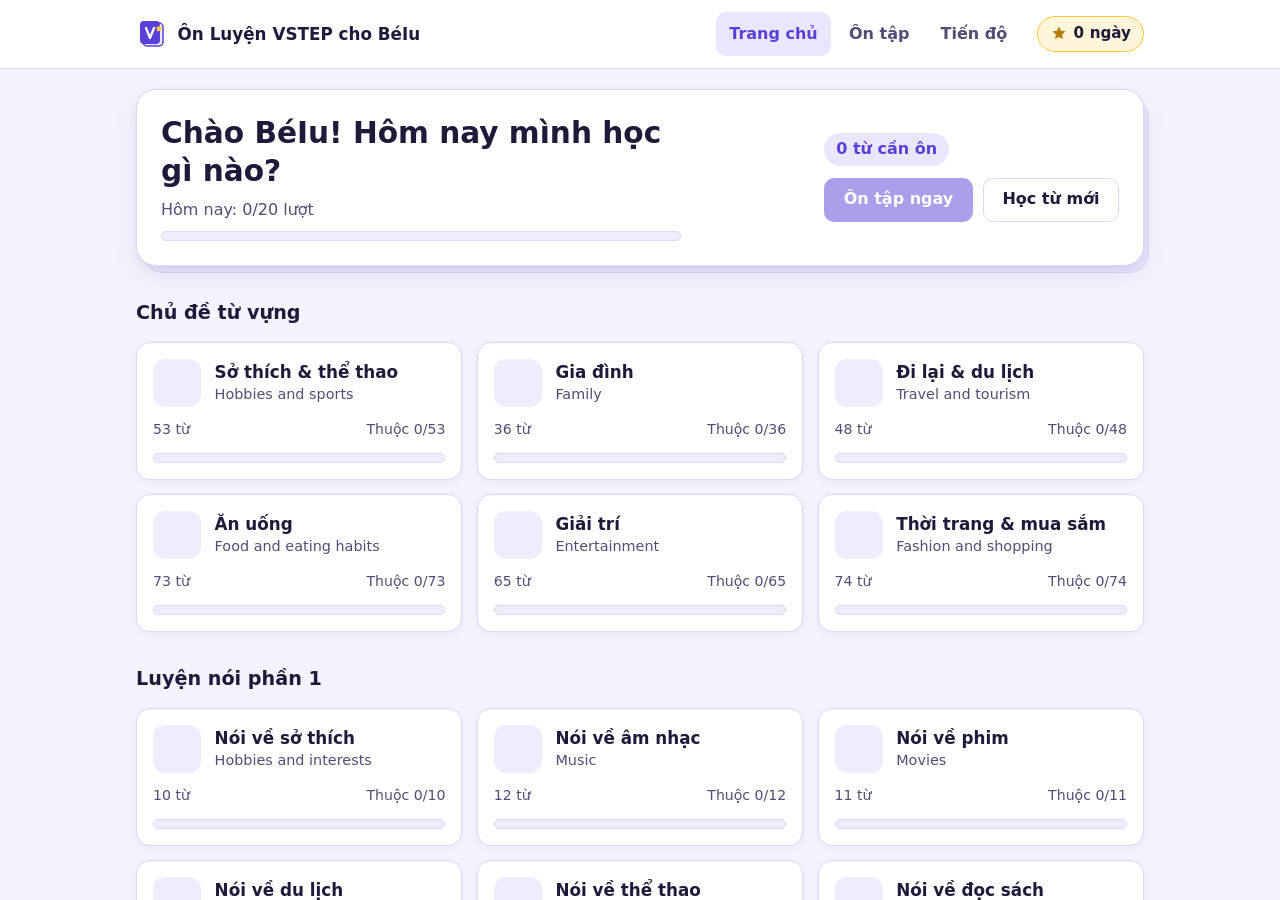
<file: index.html>
<!DOCTYPE html>
<html lang="vi">
<head>
  <meta charset="UTF-8">
  <meta name="viewport" content="width=device-width, initial-scale=1.0">
  <title>Ôn Luyện VSTEP cho BéIu</title>
  <meta http-equiv="refresh" content="0; url=web/">
  <link rel="icon" href="web/assets/favicon.svg">
</head>
<body>
  <p>Đang mở <a href="web/">Ôn Luyện VSTEP cho BéIu</a>…</p>
</body>
</html>
</file>
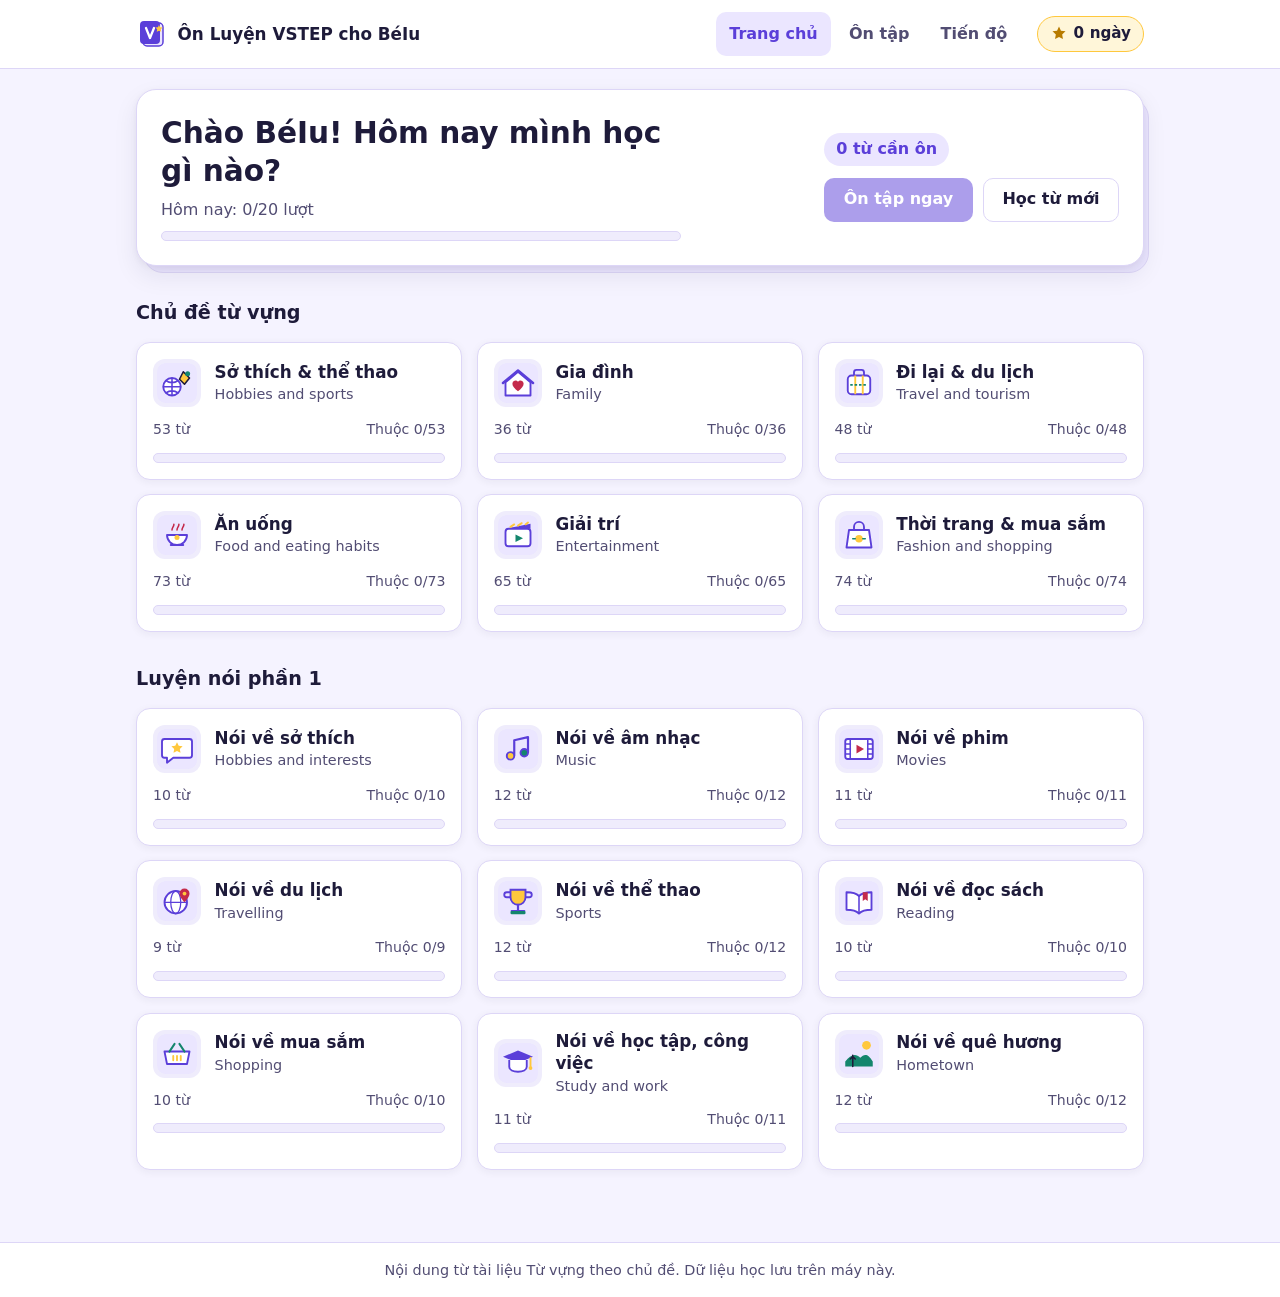
<file: web/index.html>
<!doctype html>
<html lang="vi">
<head>
  <meta charset="utf-8">
  <meta name="viewport" content="width=device-width, initial-scale=1">
  <title>Ôn Luyện VSTEP cho BéIu</title>
  <link rel="icon" href="assets/favicon.svg">
  <link rel="stylesheet" href="style.css">
  <script src="js/data.js" defer></script>
  <script src="js/srs.js" defer></script>
  <script src="js/quiz.js" defer></script>
  <script src="js/store.js" defer></script>
  <script src="js/app.js" defer></script>
</head>
<body>
  <a class="skip-link" href="#view">Bỏ qua đến nội dung chính</a>

  <header class="site-header">
    <div class="header-inner">
      <a class="brand" href="#/">
        <img class="brand-mark" src="assets/favicon.svg" alt="" width="32" height="32">
        <span class="brand-title">Ôn Luyện VSTEP cho BéIu</span>
      </a>

      <nav class="site-nav" aria-label="Điều hướng chính">
        <a href="#/" data-nav="home">Trang chủ</a>
        <a href="#/on-tap" data-nav="review">Ôn tập</a>
        <a href="#/tien-do" data-nav="progress">Tiến độ</a>
      </nav>

      <div class="streak-pill" title="Chuỗi ngày học liên tiếp">
        <svg class="streak-icon" viewBox="0 0 24 24" width="18" height="18" aria-hidden="true">
          <path fill="currentColor" d="M12 2l2.6 5.6 6.1.8-4.5 4.3 1.1 6.1L12 15.9l-5.3 2.9 1.1-6.1-4.5-4.3 6.1-.8z"/>
        </svg>
        <span id="streak-count">0</span>
        <span class="streak-label">ngày</span>
      </div>
    </div>
  </header>

  <main id="view" tabindex="-1"></main>

  <div id="toast" class="toast" role="status" hidden></div>
  <div id="sr-live" class="sr-only" aria-live="polite"></div>

  <footer class="site-footer">
    <p>Nội dung từ tài liệu Từ vựng theo chủ đề. Dữ liệu học lưu trên máy này.</p>
  </footer>

  <template id="tpl-home">
    <section class="page home-page">
      <div class="hero-deck">
        <div class="hero-main">
          <h1 class="hero-title" data-field="greeting"></h1>
          <p class="hero-goal" data-field="goal-text"></p>
          <div class="meter" data-field="goal-meter" role="progressbar" aria-valuemin="0" aria-valuemax="100" aria-valuenow="0"><span class="meter-fill" data-fill></span></div>
        </div>
        <div class="hero-actions">
          <p class="due-badge" data-field="due-count"></p>
          <div class="button-row">
            <button type="button" class="btn btn-primary" data-action="start-review">Ôn tập ngay</button>
            <button type="button" class="btn btn-secondary" data-action="start-new">Học từ mới</button>
          </div>
        </div>
      </div>

      <section class="home-section">
        <h2 class="section-title">Chủ đề từ vựng</h2>
        <ul class="topic-grid" data-field="topic-list"></ul>
      </section>

      <section class="home-section">
        <h2 class="section-title">Luyện nói phần 1</h2>
        <ul class="topic-grid" data-field="speaking-list"></ul>
      </section>
    </section>
  </template>

  <template id="tpl-topic-card">
    <li class="topic-card">
      <a class="topic-link" data-field="link" href="#/">
        <div class="topic-head">
          <img class="topic-icon" data-field="icon" alt="" width="48" height="48">
          <div class="topic-titles">
            <strong class="topic-vi" data-field="title-vi"></strong>
            <span class="topic-en" data-field="title-en" lang="en"></span>
          </div>
        </div>
        <div class="topic-meta">
          <span class="topic-count" data-field="count"></span>
          <span class="topic-mastery" data-field="mastery-text"></span>
        </div>
        <div class="meter" data-field="mastery-meter" role="progressbar" aria-valuemin="0" aria-valuemax="100" aria-valuenow="0"><span class="meter-fill" data-fill></span></div>
      </a>
    </li>
  </template>

  <template id="tpl-topic">
    <section class="page topic-page">
      <a class="back-link" href="#/" data-field="back">← Về trang chủ</a>

      <header class="topic-banner">
        <h1 class="page-title" data-field="title-vi"></h1>
        <p class="page-subtitle" data-field="title-en" lang="en"></p>
        <p class="topic-stats" data-field="stats"></p>
      </header>

      <div class="mode-panel">
        <button type="button" class="btn btn-primary btn-smart" data-action="start-smart">Học thông minh</button>
        <div class="mode-grid" role="group" aria-label="Chọn chế độ học">
          <button type="button" class="btn btn-mode" data-mode="the">Thẻ ghi nhớ</button>
          <button type="button" class="btn btn-mode" data-mode="trac-nghiem">Trắc nghiệm</button>
          <button type="button" class="btn btn-mode" data-mode="nghe">Nghe chọn nghĩa</button>
          <button type="button" class="btn btn-mode" data-mode="go-tu">Gõ từ</button>
          <button type="button" class="btn btn-mode" data-mode="ghep-cap">Ghép cặp</button>
        </div>
      </div>

      <section class="topic-section">
        <h2 class="section-title">Danh sách từ vựng</h2>
        <ul class="word-list" data-field="word-list"></ul>
      </section>

      <section class="topic-section">
        <h2 class="section-title">Mẫu câu gợi ý</h2>
        <ul class="structure-list" data-field="structure-list"></ul>
      </section>
    </section>
  </template>

  <template id="tpl-word-row">
    <li class="word-row">
      <div class="word-main">
        <span class="word-en" data-field="en" lang="en"></span>
        <span class="word-vi" data-field="vi"></span>
        <span class="word-note" data-field="note"></span>
      </div>
      <div class="word-actions">
        <span class="box-tag" data-field="box"></span>
        <button type="button" class="btn-icon" data-action="speak" aria-label="Nghe phát âm">
          <svg viewBox="0 0 24 24" width="20" height="20" aria-hidden="true">
            <path fill="currentColor" d="M3 9v6h4l5 5V4L7 9H3zm13.5 3a4.5 4.5 0 0 0-2.5-4.03v8.05A4.49 4.49 0 0 0 16.5 12zm-2.5-8.77v2.06a7 7 0 0 1 0 13.42v2.06a9 9 0 0 0 0-17.54z"/>
          </svg>
        </button>
      </div>
    </li>
  </template>

  <template id="tpl-structure-row">
    <li class="structure-row">
      <p class="structure-en" data-field="en" lang="en"></p>
      <p class="structure-vi" data-field="vi"></p>
    </li>
  </template>

  <template id="tpl-session">
    <section class="page session-page">
      <header class="session-header">
        <div class="session-top">
          <h1 class="session-title" data-field="title"></h1>
          <button type="button" class="btn btn-ghost" data-action="quit">Thoát</button>
        </div>
        <div class="session-progress-row">
          <span class="progress-text" data-field="progress-text"></span>
        </div>
        <div class="meter" data-field="progress-meter" role="progressbar" aria-valuemin="0" aria-valuemax="100" aria-valuenow="0"><span class="meter-fill" data-fill></span></div>
      </header>

      <div class="session-stage" data-field="stage"></div>

      <div class="session-footer">
        <p class="session-feedback" data-field="feedback"></p>
        <button type="button" class="btn btn-primary btn-next" data-action="next" hidden>Câu tiếp theo</button>
      </div>
    </section>
  </template>

  <template id="tpl-q-card">
    <div class="q-card-wrap">
      <div class="flashcard-deck">
        <button type="button" class="flashcard" data-field="card" data-side="front">
          <span class="card-face card-front" data-field="front" lang="en"></span>
          <span class="card-face card-back" data-field="back"></span>
        </button>
      </div>
      <div class="card-tools">
        <button type="button" class="btn btn-secondary" data-action="speak">Nghe phát âm</button>
      </div>
      <div class="grade-row" role="group" aria-label="Tự chấm mức độ nhớ">
        <button type="button" class="btn btn-grade" data-grade="sai">Chưa nhớ</button>
        <button type="button" class="btn btn-grade" data-grade="gan-dung">Hơi nhớ</button>
        <button type="button" class="btn btn-grade" data-grade="dung">Đã nhớ</button>
      </div>
    </div>
  </template>

  <template id="tpl-q-choice">
    <div class="q-choice-wrap">
      <div class="question-card">
        <p class="question-direction" data-field="direction"></p>
        <p class="question-prompt" data-field="prompt"></p>
        <button type="button" class="btn btn-secondary" data-action="speak">Nghe phát âm</button>
      </div>
      <div class="choice-list">
        <button type="button" class="btn choice-btn" data-choice="0"></button>
        <button type="button" class="btn choice-btn" data-choice="1"></button>
        <button type="button" class="btn choice-btn" data-choice="2"></button>
        <button type="button" class="btn choice-btn" data-choice="3"></button>
      </div>
    </div>
  </template>

  <template id="tpl-q-listen">
    <div class="q-listen-wrap">
      <div class="question-card">
        <p class="question-direction">Nghe và chọn nghĩa đúng</p>
        <div class="button-row">
          <button type="button" class="btn btn-primary" data-action="speak">Nghe</button>
          <button type="button" class="btn btn-secondary" data-action="speak-slow">Nghe chậm</button>
        </div>
      </div>
      <div class="choice-list">
        <button type="button" class="btn choice-btn" data-choice="0"></button>
        <button type="button" class="btn choice-btn" data-choice="1"></button>
        <button type="button" class="btn choice-btn" data-choice="2"></button>
        <button type="button" class="btn choice-btn" data-choice="3"></button>
      </div>
    </div>
  </template>

  <template id="tpl-q-typing">
    <div class="q-typing-wrap">
      <div class="question-card">
        <p class="question-prompt" data-field="prompt"></p>
        <p class="typing-hint" data-field="hint" lang="en"></p>
        <div class="button-row">
          <button type="button" class="btn btn-secondary" data-action="hint">Gợi ý</button>
          <button type="button" class="btn btn-secondary" data-action="speak">Nghe phát âm</button>
        </div>
      </div>
      <form class="typing-form" data-field="form">
        <label class="typing-label">
          <span>Nhập từ hoặc cụm từ tiếng Anh</span>
          <input type="text" class="text-input" data-field="answer" autocomplete="off" autocapitalize="off" spellcheck="false" lang="en" placeholder="Gõ đáp án...">
        </label>
        <button type="submit" class="btn btn-primary">Kiểm tra</button>
      </form>
    </div>
  </template>

  <template id="tpl-q-match">
    <div class="q-match-wrap">
      <p class="question-direction">Chọn một từ tiếng Anh rồi nối với nghĩa tiếng Việt</p>
      <div class="match-columns">
        <ul class="match-list" data-field="left" lang="en"></ul>
        <ul class="match-list" data-field="right"></ul>
      </div>
    </div>
  </template>

  <template id="tpl-match-item">
    <li class="match-item">
      <button type="button" class="btn match-btn" data-field="btn"></button>
    </li>
  </template>

  <template id="tpl-summary">
    <section class="page summary-page">
      <div class="summary-card">
        <h1 class="page-title">Hoàn thành phiên học</h1>
        <p class="summary-score" data-field="score"></p>
        <p class="summary-detail" data-field="detail"></p>
        <div class="button-row">
          <button type="button" class="btn btn-primary" data-action="again">Học lại</button>
          <a class="btn btn-secondary" href="#/" data-action="home">Về trang chủ</a>
        </div>
      </div>
      <section class="summary-wrong">
        <h2 class="section-title">Các từ cần xem lại</h2>
        <ul class="word-list" data-field="wrong-list"></ul>
      </section>
    </section>
  </template>

  <template id="tpl-speaking">
    <section class="page speaking-page">
      <a class="back-link" href="#/" data-field="back">← Về trang chủ</a>

      <header class="speaking-header">
        <h1 class="page-title" data-field="title"></h1>
      </header>

      <div class="speaking-question-card">
        <span class="question-count" data-field="question-count"></span>
        <p class="question-en" data-field="question-en" lang="en"></p>
        <p class="question-vi" data-field="question-vi"></p>
        <div class="button-row">
          <button type="button" class="btn btn-secondary" data-action="speak">Nghe câu hỏi</button>
          <button type="button" class="btn btn-primary" data-action="next-question">Câu hỏi khác</button>
        </div>
      </div>

      <div class="speaking-tools">
        <div class="tool-box">
          <span class="timer-display" data-field="timer">0:45</span>
          <button type="button" class="btn btn-secondary" data-action="timer">Bắt đầu 45 giây</button>
        </div>
        <div class="tool-box">
          <button type="button" class="btn btn-secondary" data-action="record">Ghi âm thử</button>
          <p class="record-status" data-field="record-status"></p>
          <audio class="playback-audio" data-field="playback" controls hidden></audio>
        </div>
      </div>

      <div class="speaking-columns">
        <section class="speaking-section">
          <h2 class="section-title">Khung trả lời</h2>
          <ul class="outline-list" data-field="outline"></ul>
        </section>

        <section class="speaking-section">
          <h2 class="section-title">Ý gợi ý và cụm từ</h2>
          <ul class="ideas-list" data-field="ideas"></ul>
        </section>
      </div>
    </section>
  </template>

  <template id="tpl-outline-item">
    <li class="outline-item">
      <span class="outline-label" data-field="label"></span>
      <p class="outline-en" data-field="en" lang="en"></p>
      <p class="outline-vi" data-field="vi"></p>
    </li>
  </template>

  <template id="tpl-progress">
    <section class="page progress-page">
      <h1 class="page-title">Tiến độ và cài đặt</h1>

      <div class="stats-grid">
        <div class="stat-box">
          <span class="stat-label">Tổng số từ</span>
          <strong class="stat-value" data-field="total"></strong>
        </div>
        <div class="stat-box">
          <span class="stat-label">Đã học</span>
          <strong class="stat-value" data-field="learned"></strong>
        </div>
        <div class="stat-box">
          <span class="stat-label">Đã thuộc</span>
          <strong class="stat-value" data-field="mastered"></strong>
        </div>
        <div class="stat-box stat-streak">
          <span class="stat-label">Chuỗi ngày</span>
          <strong class="stat-value" data-field="streak"></strong>
        </div>
      </div>

      <section class="progress-section">
        <h2 class="section-title">Tiến độ theo chủ đề</h2>
        <div class="table-wrap">
          <table class="progress-table">
            <thead>
              <tr>
                <th>Chủ đề</th>
                <th>Đã học</th>
                <th>Đã thuộc</th>
                <th>Mức độ</th>
              </tr>
            </thead>
            <tbody data-field="topic-table"></tbody>
          </table>
        </div>
      </section>

      <section class="progress-section">
        <h2 class="section-title">Từ hay nhầm</h2>
        <ul class="word-list" data-field="hard-list"></ul>
      </section>

      <section class="progress-section">
        <h2 class="section-title">Cài đặt học tập</h2>
        <form class="settings-form" data-field="settings">
          <label class="setting-field">
            <span>Mục tiêu mỗi ngày (số lượt)</span>
            <input type="number" name="dailyGoal" min="5" max="100">
          </label>
          <label class="setting-field">
            <span>Giọng đọc tiếng Anh</span>
            <select name="voice"></select>
          </label>
          <label class="setting-field">
            <span>Tốc độ đọc</span>
            <input type="range" name="rate" min="0.6" max="1.2" step="0.1">
          </label>
        </form>
      </section>

      <section class="progress-section">
        <h2 class="section-title">Sao lưu dữ liệu</h2>
        <div class="backup-row">
          <button type="button" class="btn btn-secondary" data-action="export">Xuất tiến độ</button>
          <label class="file-label">
            <span>Nhập tiến độ từ file</span>
            <input type="file" data-field="import" accept=".json,application/json">
          </label>
          <button type="button" class="btn btn-danger" data-action="reset">Xóa toàn bộ tiến độ</button>
        </div>
      </section>

      <section class="progress-section">
        <h2 class="section-title">Ghi chú nội dung</h2>
        <ul class="corrections-list" data-field="corrections"></ul>
      </section>
    </section>
  </template>

  <template id="tpl-progress-row">
    <tr>
      <td data-field="topic"></td>
      <td data-field="learned"></td>
      <td data-field="mastered"></td>
      <td>
        <div class="meter" data-field="meter" role="progressbar" aria-valuemin="0" aria-valuemax="100" aria-valuenow="0"><span class="meter-fill" data-fill></span></div>
      </td>
    </tr>
  </template>
</body>
</html>
</file>
<file: web/style.css>
/* Ôn Luyện VSTEP cho BéIu — Bộ thẻ từ yên tĩnh, rõ ràng, dễ tập trung */

:root {
  --purple: #5b3fd9;
  --purple-deep: #452bb5;
  --purple-soft: #ebe6ff;
  --ink: #1e1b3a;
  --ink-muted: #524d73;
  --bg: #f5f3ff;
  --surface: #ffffff;
  --surface-alt: #efecfc;
  --border: #ddd6f7;
  --mint: #14866d;
  --mint-text: #0e6653;
  --mint-bg: #e7f7f2;
  --rose: #c42b4b;
  --rose-bg: #fdecef;
  --butter: #ffc83d;
  --butter-bg: #fff6d9;
  --shadow-card: 0 10px 24px rgba(30, 27, 58, 0.08), 0 2px 6px rgba(30, 27, 58, 0.05);
  --shadow-sm: 0 2px 8px rgba(30, 27, 58, 0.06);
  --font-sans: "Segoe UI Variable Text", "Segoe UI", system-ui, -apple-system, Roboto, "Noto Sans", sans-serif;
  --radius-sm: 10px;
  --radius-md: 14px;
  --radius-lg: 20px;
}

@media (prefers-color-scheme: dark) {
  :root {
    --purple: #927eff;
    --purple-deep: #b3a4ff;
    --purple-soft: #2b2652;
    --ink: #f3f1ff;
    --ink-muted: #c2bce0;
    --bg: #131124;
    --surface: #1d1a36;
    --surface-alt: #252145;
    --border: #363063;
    --mint: #38c9a8;
    --mint-text: #6de2c7;
    --mint-bg: #153832;
    --rose: #f26d88;
    --rose-bg: #3f1c29;
    --butter: #ffc83d;
    --butter-bg: #3b3015;
    --shadow-card: 0 12px 28px rgba(0, 0, 0, 0.35);
    --shadow-sm: 0 2px 10px rgba(0, 0, 0, 0.25);
  }
}

*,
*::before,
*::after {
  box-sizing: border-box;
}

[hidden] {
  display: none !important;
}

html {
  font-size: 16px;
}

body {
  margin: 0;
  min-height: 100vh;
  display: flex;
  flex-direction: column;
  font-family: var(--font-sans);
  font-size: 1rem;
  line-height: 1.55;
  color: var(--ink);
  background-color: var(--bg);
  overflow-x: clip;
}

img {
  max-width: 100%;
  display: block;
}

a {
  color: var(--purple);
  text-decoration-thickness: 1.5px;
  text-underline-offset: 3px;
}

a:hover {
  color: var(--purple-deep);
}

:focus-visible {
  outline: 3px solid var(--purple);
  outline-offset: 3px;
  border-radius: 6px;
}

.sr-only {
  position: absolute;
  width: 1px;
  height: 1px;
  padding: 0;
  margin: -1px;
  overflow: hidden;
  clip-path: inset(50%);
  white-space: nowrap;
  border: 0;
}

.skip-link {
  position: absolute;
  left: -9999px;
  top: 0;
  background: var(--purple);
  color: #ffffff;
  padding: 0.75rem 1rem;
  font-weight: 600;
  z-index: 100;
}

.skip-link:focus {
  left: 0.75rem;
  top: 0.75rem;
}

/* Header */
.site-header {
  background: var(--surface);
  border-bottom: 1px solid var(--border);
  position: sticky;
  top: 0;
  z-index: 20;
}

.header-inner {
  max-width: 1040px;
  margin: 0 auto;
  padding: 0.75rem 1rem;
  display: flex;
  flex-wrap: wrap;
  align-items: center;
  gap: 0.75rem 1rem;
}

.brand {
  display: inline-flex;
  align-items: center;
  gap: 0.6rem;
  text-decoration: none;
  color: var(--ink);
  font-weight: 700;
  font-size: 1.05rem;
  margin-right: auto;
}

.brand-mark {
  flex-shrink: 0;
  border-radius: 8px;
}

.site-nav {
  display: flex;
  flex-wrap: wrap;
  gap: 0.25rem;
  order: 3;
  width: 100%;
}

.site-nav a {
  display: inline-flex;
  align-items: center;
  min-height: 44px;
  padding: 0.45rem 0.85rem;
  border-radius: var(--radius-sm);
  text-decoration: none;
  color: var(--ink-muted);
  font-weight: 600;
}

.site-nav a:hover {
  background: var(--surface-alt);
  color: var(--ink);
}

.site-nav a[aria-current="page"] {
  background: var(--purple-soft);
  color: var(--purple);
}

.streak-pill {
  display: inline-flex;
  align-items: center;
  gap: 0.35rem;
  min-height: 36px;
  padding: 0.25rem 0.75rem;
  border-radius: 999px;
  background: var(--butter-bg);
  color: var(--ink);
  border: 1px solid var(--butter);
  font-weight: 700;
  font-size: 0.95rem;
}

.streak-icon {
  color: #b77b00;
  flex-shrink: 0;
}

@media (prefers-color-scheme: dark) {
  .streak-icon {
    color: var(--butter);
  }
}

/* Main */
#view {
  flex: 1;
  width: 100%;
  max-width: 1040px;
  margin: 0 auto;
  padding: 1.25rem 1rem 2.5rem;
}

#view:focus {
  outline: none;
}

.site-footer {
  border-top: 1px solid var(--border);
  background: var(--surface);
  padding: 1rem;
  text-align: center;
  font-size: 0.9rem;
  color: var(--ink-muted);
}

.site-footer p {
  margin: 0;
}

/* Buttons */
.btn {
  display: inline-flex;
  align-items: center;
  justify-content: center;
  gap: 0.45rem;
  min-height: 44px;
  min-width: 44px;
  padding: 0.65rem 1.15rem;
  border-radius: var(--radius-sm);
  border: 1.5px solid transparent;
  font-family: inherit;
  font-size: 1rem;
  font-weight: 600;
  line-height: 1.3;
  cursor: pointer;
  text-decoration: none;
  background: var(--surface);
  color: var(--ink);
  transition: transform 0.14s ease, background-color 0.14s ease, border-color 0.14s ease;
}

.btn:disabled {
  opacity: 0.5;
  cursor: not-allowed;
}

.btn:disabled[data-state="correct"],
.btn:disabled[data-state="wrong"],
.btn:disabled[data-state="done"] {
  opacity: 1;
}

.btn:not(:disabled):active {
  transform: translateY(1px);
}

.btn-primary {
  background: var(--purple);
  color: #ffffff;
}

.btn-primary:not(:disabled):hover {
  background: var(--purple-deep);
}

@media (prefers-color-scheme: dark) {
  .btn-primary {
    color: #131124;
  }
}

.btn-secondary {
  background: var(--surface);
  border-color: var(--border);
  color: var(--ink);
}

.btn-secondary:not(:disabled):hover {
  background: var(--surface-alt);
  border-color: var(--purple);
}

.btn-ghost {
  background: transparent;
  color: var(--ink-muted);
  border-color: var(--border);
}

.btn-ghost:not(:disabled):hover {
  background: var(--surface-alt);
  color: var(--ink);
}

.btn-danger {
  background: var(--rose-bg);
  color: var(--rose);
  border-color: var(--rose);
}

.btn-icon {
  display: inline-flex;
  align-items: center;
  justify-content: center;
  min-width: 44px;
  min-height: 44px;
  padding: 0.5rem;
  border-radius: var(--radius-sm);
  border: 1px solid var(--border);
  background: var(--surface);
  color: var(--purple);
  cursor: pointer;
}

.btn-icon:hover {
  background: var(--purple-soft);
}

.button-row {
  display: flex;
  flex-wrap: wrap;
  gap: 0.65rem;
}

/* Meter */
.meter {
  width: 100%;
  height: 10px;
  border-radius: 999px;
  background: var(--surface-alt);
  border: 1px solid var(--border);
  overflow: hidden;
}

.meter-fill {
  display: block;
  height: 100%;
  width: 0%;
  background: var(--purple);
  border-radius: 999px;
  transition: width 0.25s ease;
}

/* Home */
.hero-deck {
  position: relative;
  background: var(--surface);
  border: 1.5px solid var(--border);
  border-radius: var(--radius-lg);
  padding: 1.25rem;
  box-shadow: var(--shadow-card);
  display: flex;
  flex-direction: column;
  gap: 1.15rem;
  margin-bottom: 2rem;
}

.hero-deck::after {
  content: "";
  position: absolute;
  inset: 8px -6px -8px 6px;
  border-radius: var(--radius-lg);
  background: var(--purple-soft);
  border: 1px solid var(--border);
  z-index: -1;
}

.hero-title {
  margin: 0 0 0.45rem;
  font-size: clamp(1.35rem, 4vw, 1.85rem);
  line-height: 1.3;
}

.hero-goal {
  margin: 0 0 0.5rem;
  color: var(--ink-muted);
  font-weight: 500;
}

.due-badge {
  margin: 0 0 0.75rem;
  display: inline-block;
  padding: 0.25rem 0.75rem;
  border-radius: 999px;
  background: var(--purple-soft);
  color: var(--purple);
  font-weight: 600;
}

.section-title {
  margin: 0 0 0.9rem;
  font-size: 1.2rem;
  font-weight: 700;
}

.home-section {
  margin-bottom: 2rem;
}

.topic-grid {
  list-style: none;
  margin: 0;
  padding: 0;
  display: grid;
  grid-template-columns: 1fr;
  gap: 0.9rem;
}

.topic-card {
  min-width: 0;
}

.topic-link {
  display: flex;
  flex-direction: column;
  gap: 0.75rem;
  height: 100%;
  padding: 1rem;
  background: var(--surface);
  border: 1.5px solid var(--border);
  border-radius: var(--radius-md);
  text-decoration: none;
  color: var(--ink);
  box-shadow: var(--shadow-sm);
  transition: transform 0.15s ease, border-color 0.15s ease;
}

.topic-link:hover {
  border-color: var(--purple);
  transform: translateY(-2px);
}

.topic-head {
  display: flex;
  align-items: center;
  gap: 0.85rem;
}

.topic-icon {
  flex-shrink: 0;
  width: 48px;
  height: 48px;
  border-radius: 12px;
  background: var(--surface-alt);
  padding: 4px;
}

.topic-titles {
  min-width: 0;
  display: flex;
  flex-direction: column;
}

.topic-vi {
  font-size: 1.05rem;
  line-height: 1.35;
}

.topic-en {
  font-size: 0.9rem;
  color: var(--ink-muted);
}

.topic-meta {
  display: flex;
  justify-content: space-between;
  gap: 0.5rem;
  font-size: 0.88rem;
  color: var(--ink-muted);
}

/* Topic detail */
.back-link {
  display: inline-flex;
  align-items: center;
  min-height: 44px;
  font-weight: 600;
  text-decoration: none;
  margin-bottom: 0.5rem;
}

.topic-banner {
  background: var(--surface);
  border: 1px solid var(--border);
  border-radius: var(--radius-md);
  padding: 1.15rem;
  margin-bottom: 1.25rem;
}

.page-title {
  margin: 0 0 0.25rem;
  font-size: clamp(1.35rem, 3.8vw, 1.85rem);
  line-height: 1.3;
}

.page-subtitle {
  margin: 0 0 0.5rem;
  color: var(--ink-muted);
}

.topic-stats {
  margin: 0;
  font-weight: 600;
  color: var(--purple);
}

.mode-panel {
  display: flex;
  flex-direction: column;
  gap: 0.75rem;
  margin-bottom: 1.75rem;
}

.btn-smart {
  width: 100%;
}

.mode-grid {
  display: grid;
  grid-template-columns: 1fr;
  gap: 0.6rem;
}

.btn-mode {
  background: var(--surface);
  border-color: var(--border);
  color: var(--ink);
}

.btn-mode:hover {
  border-color: var(--purple);
  background: var(--purple-soft);
}

.topic-section {
  margin-bottom: 1.75rem;
}

.word-list,
.structure-list,
.outline-list,
.ideas-list,
.corrections-list {
  list-style: none;
  margin: 0;
  padding: 0;
  display: flex;
  flex-direction: column;
  gap: 0.65rem;
}

.word-row,
.structure-row,
.outline-item {
  background: var(--surface);
  border: 1px solid var(--border);
  border-radius: var(--radius-sm);
  padding: 0.85rem 1rem;
}

.word-row {
  display: flex;
  align-items: center;
  justify-content: space-between;
  gap: 0.75rem;
}

.word-main {
  min-width: 0;
  display: flex;
  flex-direction: column;
  gap: 0.2rem;
}

.word-en {
  font-weight: 700;
  font-size: 1.05rem;
}

.word-vi {
  color: var(--ink);
}

.word-note {
  font-size: 0.9rem;
  color: var(--ink-muted);
}

.word-actions {
  display: flex;
  align-items: center;
  gap: 0.5rem;
  flex-shrink: 0;
}

.box-tag {
  font-size: 0.85rem;
  font-weight: 600;
  padding: 0.25rem 0.6rem;
  border-radius: 999px;
  background: var(--surface-alt);
  color: var(--ink-muted);
}

.box-tag[data-box="4"],
.box-tag[data-box="5"] {
  background: var(--mint-bg);
  color: var(--mint-text);
}

.structure-en {
  margin: 0 0 0.25rem;
  font-weight: 600;
}

.structure-vi {
  margin: 0;
  color: var(--ink-muted);
}

/* Study Session & Flashcard */
.session-page {
  max-width: 680px;
  margin: 0 auto;
}

.session-header {
  margin-bottom: 1.25rem;
}

.session-top {
  display: flex;
  align-items: center;
  justify-content: space-between;
  gap: 0.75rem;
  margin-bottom: 0.5rem;
}

.session-title {
  margin: 0;
  font-size: 1.25rem;
}

.session-progress-row {
  margin-bottom: 0.45rem;
  color: var(--ink-muted);
  font-weight: 600;
}

.session-stage {
  margin-bottom: 1.25rem;
}

/* Flashcard deck */
.q-card-wrap {
  display: flex;
  flex-direction: column;
  gap: 1rem;
}

.flashcard-deck {
  position: relative;
  padding-bottom: 10px;
}

.flashcard-deck::before,
.flashcard-deck::after {
  content: "";
  position: absolute;
  left: 10px;
  right: 10px;
  bottom: 4px;
  height: 18px;
  border-radius: var(--radius-lg);
  background: var(--surface-alt);
  border: 1px solid var(--border);
  z-index: 0;
}

.flashcard-deck::after {
  left: 20px;
  right: 20px;
  bottom: 0;
  opacity: 0.7;
}

.flashcard {
  position: relative;
  z-index: 1;
  width: 100%;
  min-height: 240px;
  padding: 2rem 1.25rem;
  border-radius: var(--radius-lg);
  border: 2px solid var(--border);
  background: var(--surface);
  color: var(--ink);
  box-shadow: var(--shadow-card);
  cursor: pointer;
  display: flex;
  flex-direction: column;
  align-items: center;
  justify-content: center;
  gap: 0.85rem;
  text-align: center;
  font-family: inherit;
  transition: transform 0.22s ease, border-color 0.2s ease, background-color 0.2s ease;
}

.flashcard:hover {
  border-color: var(--purple);
}

.card-front {
  font-size: clamp(2rem, 6vw, 2.75rem);
  font-weight: 700;
  line-height: 1.25;
}

.card-back {
  display: none;
  font-size: 1.3rem;
  font-weight: 600;
  color: var(--mint-text);
  padding-top: 0.75rem;
  border-top: 1px dashed var(--border);
  width: 100%;
}

.flashcard[data-side="back"] {
  border-color: var(--purple);
  background: var(--surface-alt);
}

.flashcard[data-side="back"] .card-back {
  display: block;
}

.card-tools {
  display: flex;
  justify-content: center;
}

.grade-row {
  display: grid;
  grid-template-columns: 1fr;
  gap: 0.6rem;
}

.btn-grade[data-grade="sai"] {
  background: var(--rose-bg);
  color: var(--rose);
  border-color: var(--rose);
}

.btn-grade[data-grade="gan-dung"] {
  background: var(--butter-bg);
  color: var(--ink);
  border-color: var(--butter);
}

.btn-grade[data-grade="dung"] {
  background: var(--mint-bg);
  color: var(--mint-text);
  border-color: var(--mint);
}

/* Question cards (choice, listen, typing, match) */
.question-card {
  background: var(--surface);
  border: 1.5px solid var(--border);
  border-radius: var(--radius-lg);
  padding: 1.35rem 1.15rem;
  box-shadow: var(--shadow-card);
  margin-bottom: 1rem;
  text-align: center;
}

.question-direction {
  margin: 0 0 0.5rem;
  font-size: 0.95rem;
  color: var(--ink-muted);
  font-weight: 600;
}

.question-prompt {
  margin: 0 0 0.9rem;
  font-size: clamp(1.5rem, 5vw, 2.15rem);
  font-weight: 700;
  line-height: 1.3;
}

.choice-list {
  display: grid;
  grid-template-columns: 1fr;
  gap: 0.65rem;
}

.choice-btn,
.match-btn {
  width: 100%;
  justify-content: flex-start;
  text-align: left;
  background: var(--surface);
  border: 1.5px solid var(--border);
  padding: 0.85rem 1rem;
}

.choice-btn:not(:disabled):hover,
.match-btn:not(:disabled):hover {
  border-color: var(--purple);
  background: var(--surface-alt);
}

/* Required interactive states */
[data-state="selected"] {
  border-color: var(--purple);
  background: var(--purple-soft);
  color: var(--ink);
  box-shadow: 0 0 0 2px var(--purple);
}

[data-state="correct"] {
  border-color: var(--mint);
  background: var(--mint-bg);
  color: var(--mint-text);
}

[data-state="correct"]::after {
  content: " ✓";
  margin-left: auto;
  font-weight: 700;
}

[data-state="wrong"] {
  border-color: var(--rose);
  background: var(--rose-bg);
  color: var(--rose);
}

[data-state="wrong"]::after {
  content: " ✕";
  margin-left: auto;
  font-weight: 700;
}

[data-state="done"] {
  border-color: var(--mint);
  background: var(--mint-bg);
  color: var(--mint-text);
}

/* Typing */
.typing-hint {
  min-height: 1.6rem;
  margin: 0 0 0.85rem;
  font-family: ui-monospace, Consolas, monospace;
  font-size: 1.15rem;
  letter-spacing: 0.08em;
  color: var(--purple);
}

.typing-form {
  display: flex;
  flex-direction: column;
  gap: 0.75rem;
}

.typing-label {
  display: flex;
  flex-direction: column;
  gap: 0.4rem;
  font-weight: 600;
}

.text-input,
.settings-form input,
.settings-form select {
  width: 100%;
  min-height: 44px;
  padding: 0.6rem 0.85rem;
  border-radius: var(--radius-sm);
  border: 1.5px solid var(--border);
  background: var(--surface);
  color: var(--ink);
  font-family: inherit;
  font-size: 1rem;
}

/* Match */
.match-columns {
  display: grid;
  grid-template-columns: 1fr;
  gap: 0.85rem;
}

.match-list {
  list-style: none;
  margin: 0;
  padding: 0;
  display: flex;
  flex-direction: column;
  gap: 0.55rem;
}

/* Session feedback */
.session-footer {
  display: flex;
  flex-direction: column;
  gap: 0.75rem;
}

.session-feedback {
  margin: 0;
  min-height: 1.5rem;
  font-weight: 600;
}

.btn-next {
  width: 100%;
}

/* Summary */
.summary-card {
  background: var(--surface);
  border: 1.5px solid var(--border);
  border-radius: var(--radius-lg);
  padding: 1.5rem 1.25rem;
  box-shadow: var(--shadow-card);
  margin-bottom: 1.5rem;
}

.summary-score {
  margin: 0.5rem 0;
  font-size: 2.25rem;
  font-weight: 800;
  color: var(--purple);
}

.summary-detail {
  margin: 0 0 1rem;
  color: var(--ink-muted);
}

/* Speaking */
.speaking-question-card {
  background: var(--surface);
  border: 1.5px solid var(--border);
  border-radius: var(--radius-lg);
  padding: 1.25rem;
  box-shadow: var(--shadow-card);
  margin-bottom: 1.25rem;
}

.question-count {
  display: inline-block;
  font-size: 0.88rem;
  font-weight: 600;
  color: var(--purple);
  margin-bottom: 0.45rem;
}

.question-en {
  margin: 0 0 0.4rem;
  font-size: 1.25rem;
  font-weight: 700;
}

.question-vi {
  margin: 0 0 1rem;
  color: var(--ink-muted);
}

.speaking-tools {
  display: grid;
  grid-template-columns: 1fr;
  gap: 0.9rem;
  margin-bottom: 1.5rem;
}

.tool-box {
  background: var(--surface);
  border: 1px solid var(--border);
  border-radius: var(--radius-md);
  padding: 1rem;
  display: flex;
  flex-direction: column;
  gap: 0.65rem;
}

.timer-display {
  font-size: 1.85rem;
  font-weight: 800;
  font-variant-numeric: tabular-nums;
  color: var(--purple);
}

.record-status {
  margin: 0;
  font-size: 0.92rem;
  color: var(--ink-muted);
}

.playback-audio {
  width: 100%;
}

.speaking-columns {
  display: grid;
  grid-template-columns: 1fr;
  gap: 1.25rem;
}

.outline-label {
  display: inline-block;
  font-weight: 700;
  color: var(--purple);
  margin-bottom: 0.2rem;
}

.outline-en {
  margin: 0 0 0.2rem;
  font-weight: 600;
}

.outline-vi {
  margin: 0;
  color: var(--ink-muted);
}

/* Progress */
.stats-grid {
  display: grid;
  grid-template-columns: 1fr;
  gap: 0.75rem;
  margin-bottom: 1.75rem;
}

.stat-box {
  background: var(--surface);
  border: 1px solid var(--border);
  border-radius: var(--radius-md);
  padding: 1rem;
  display: flex;
  flex-direction: column;
  gap: 0.25rem;
}

.stat-streak {
  background: var(--butter-bg);
  border-color: var(--butter);
}

.stat-label {
  font-size: 0.92rem;
  color: var(--ink-muted);
}

.stat-value {
  font-size: 1.6rem;
  font-weight: 800;
}

.progress-section {
  margin-bottom: 1.75rem;
  min-width: 0;
  max-width: 100%;
}

.table-wrap {
  overflow-x: auto;
  max-width: 100%;
  background: var(--surface);
  border: 1px solid var(--border);
  border-radius: var(--radius-md);
}

.progress-table {
  width: 100%;
  border-collapse: collapse;
  text-align: left;
}

.progress-table th,
.progress-table td {
  padding: 0.75rem 0.85rem;
  border-bottom: 1px solid var(--border);
}

.progress-table tr:last-child td {
  border-bottom: none;
}

.settings-form {
  background: var(--surface);
  border: 1px solid var(--border);
  border-radius: var(--radius-md);
  padding: 1rem;
  display: grid;
  grid-template-columns: 1fr;
  gap: 1rem;
}

.setting-field {
  display: flex;
  flex-direction: column;
  gap: 0.4rem;
  font-weight: 600;
}

.backup-row {
  display: flex;
  flex-wrap: wrap;
  gap: 0.75rem;
  align-items: center;
}

.file-label {
  display: inline-flex;
  flex-wrap: wrap;
  align-items: center;
  gap: 0.5rem;
  min-height: 44px;
  max-width: 100%;
  padding: 0.5rem 0.9rem;
  border-radius: var(--radius-sm);
  border: 1.5px solid var(--border);
  background: var(--surface);
  font-weight: 600;
  cursor: pointer;
}

.file-label input[type="file"] {
  max-width: 100%;
  min-width: 0;
}

.corrections-list li {
  background: var(--surface);
  border: 1px solid var(--border);
  border-radius: var(--radius-sm);
  padding: 0.7rem 0.95rem;
}

/* Toast */
.toast {
  position: fixed;
  left: 50%;
  bottom: 1.25rem;
  transform: translateX(-50%);
  max-width: calc(100vw - 2rem);
  padding: 0.75rem 1.15rem;
  border-radius: var(--radius-sm);
  background: var(--ink);
  color: var(--bg);
  font-weight: 600;
  box-shadow: var(--shadow-card);
  z-index: 50;
}

/* Responsive breakpoints */
@media (max-width: 639px) {
  .site-header {
    position: static;
  }

  .header-inner {
    padding: 0.55rem 0.75rem;
    gap: 0.45rem 0.65rem;
  }

  .site-nav a {
    min-height: 40px;
    padding: 0.35rem 0.6rem;
    font-size: 0.92rem;
  }
}

@media (min-width: 640px) {
  .site-nav {
    order: 0;
    width: auto;
  }

  .hero-deck {
    flex-direction: row;
    align-items: center;
    justify-content: space-between;
    padding: 1.5rem;
  }

  .hero-main {
    flex: 1;
    max-width: 520px;
  }

  .topic-grid {
    grid-template-columns: repeat(2, minmax(0, 1fr));
  }

  .mode-grid {
    grid-template-columns: repeat(2, minmax(0, 1fr));
  }

  .grade-row {
    grid-template-columns: repeat(3, minmax(0, 1fr));
  }

  .choice-list {
    grid-template-columns: repeat(2, minmax(0, 1fr));
  }

  .match-columns {
    grid-template-columns: repeat(2, minmax(0, 1fr));
  }

  .speaking-tools,
  .speaking-columns,
  .stats-grid {
    grid-template-columns: repeat(2, minmax(0, 1fr));
  }

  .settings-form {
    grid-template-columns: repeat(3, minmax(0, 1fr));
  }
}

@media (min-width: 960px) {
  .topic-grid {
    grid-template-columns: repeat(3, minmax(0, 1fr));
  }

  .mode-grid {
    grid-template-columns: repeat(5, minmax(0, 1fr));
  }

  .stats-grid {
    grid-template-columns: repeat(4, minmax(0, 1fr));
  }
}

@media (prefers-reduced-motion: reduce) {
  *,
  *::before,
  *::after {
    transition-duration: 0.01ms !important;
    animation-duration: 0.01ms !important;
  }
}
</file>
